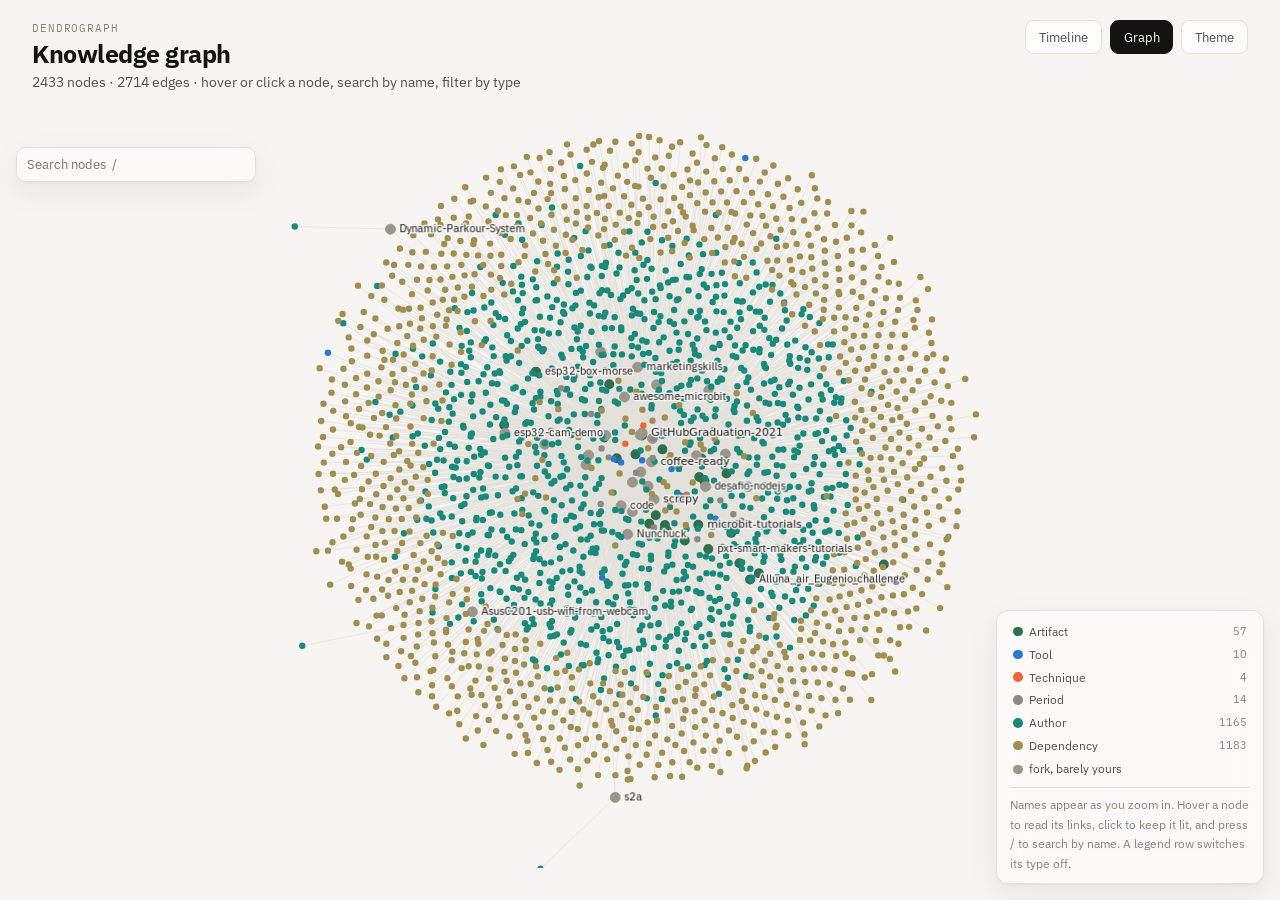
<file: examples/site/graph.html>
<!doctype html>
<html lang="en">
<meta charset="utf-8">
<meta name="viewport" content="width=device-width,initial-scale=1">
<title>Knowledge graph — dendrograph</title>
<link rel="stylesheet" href="style.css">
<script src="theme.js"></script>
<style>
  body { overflow: hidden; }
  .wrap { max-width: none; padding: 0; }
  header { padding: 1.25rem 2rem 0.9rem; margin-bottom: 0; }
  canvas { display: block; width: 100vw; height: calc(100vh - 8.75rem);
           cursor: grab; touch-action: none; -webkit-tap-highlight-color: transparent; }
  canvas.grabbing { cursor: grabbing; }
  canvas.pointing { cursor: pointer; }

  /* Camada flutuante translúcida: o grafo corre por baixo dela, em vez de
   * perder uma faixa opaca da tela. */
  .legend, .chip {
    background: color-mix(in srgb, var(--surface-1) 72%, transparent);
    backdrop-filter: blur(20px) saturate(180%);
    -webkit-backdrop-filter: blur(20px) saturate(180%);
    border: 1px solid var(--border);
    box-shadow: var(--shadow);
  }
  .legend {
    position: fixed; right: 1rem; bottom: 1rem;
    font-size: 0.78rem; line-height: 1.7;
    color: var(--text-secondary);
    border-radius: 0.75rem;
    padding: 0.6rem 0.8rem;
  }
  .legend i { display: inline-block; width: 0.6rem; height: 0.6rem;
              border-radius: 50%; margin-right: 0.4rem; vertical-align: middle; }
  .legend .hint {
    display: block; margin-top: 0.45rem; padding-top: 0.45rem;
    border-top: 1px solid var(--border);
    color: var(--text-muted); font-size: 0.72rem; max-width: 15rem;
  }

  /* Ficha do nó sob o cursor. Ancorada no ponteiro, some com ele. */
  .chip {
    position: fixed; z-index: 5; pointer-events: none;
    border-radius: 0.7rem; padding: 0.5rem 0.7rem;
    max-width: 20rem;
    opacity: 0; transform: scale(0.97);
    transition: opacity 140ms ease-out, transform 140ms ease-out;
  }
  .chip.on { opacity: 1; transform: scale(1); }
  .chip .name {
    font-weight: 600; font-size: 0.86rem; letter-spacing: -0.005em;
    color: var(--text-primary);
    overflow-wrap: anywhere;
  }
  .chip .kind {
    font-family: "IBM Plex Mono", ui-monospace, monospace;
    font-size: 0.68rem; letter-spacing: 0.06em; text-transform: uppercase;
    color: var(--text-muted); margin-top: 0.1rem;
  }
  .chip .fact {
    font-size: 0.76rem; color: var(--text-secondary); margin-top: 0.3rem;
    font-variant-numeric: tabular-nums;
  }
  .chip .rel {
    font-size: 0.76rem; color: var(--text-secondary);
    margin-top: 0.25rem; overflow-wrap: anywhere;
  }
  .chip .rel:first-of-type { margin-top: 0.45rem; padding-top: 0.45rem;
                             border-top: 1px solid var(--border); }
  .chip .verb {
    font-family: "IBM Plex Mono", ui-monospace, monospace;
    font-size: 0.64rem; letter-spacing: 0.06em;
    color: var(--text-muted); margin-right: 0.4rem;
  }

  /* Uma ficha presa por clique fica; a do cursor some com ele. A borda diz
   * qual das duas está na tela. */
  .chip.pinned { border-color: var(--accent); }

  /* Busca no canto oposto ao da legenda: o que se procura de um lado, o que
   * se está vendo do outro. */
  /* Logo abaixo do cabeçalho, que ocupa 8.75rem. */
  .finder { position: fixed; left: 1rem; top: 9.2rem; z-index: 6; width: 15rem; }
  .finder input {
    width: 100%; font: inherit; font-size: 0.8rem;
    padding: 0.42rem 0.6rem;
    color: var(--text-primary);
    background: color-mix(in srgb, var(--surface-1) 72%, transparent);
    backdrop-filter: blur(20px) saturate(180%);
    -webkit-backdrop-filter: blur(20px) saturate(180%);
    border: 1px solid var(--border); border-radius: 0.6rem;
    box-shadow: var(--shadow);
  }
  .finder input:focus-visible { outline: 2px solid var(--accent); outline-offset: 1px; }
  .results {
    list-style: none; margin: 0.35rem 0 0; padding: 0.25rem;
    max-height: 15rem; overflow-y: auto;
    border-radius: 0.6rem;
    background: color-mix(in srgb, var(--surface-1) 72%, transparent);
    backdrop-filter: blur(20px) saturate(180%);
    -webkit-backdrop-filter: blur(20px) saturate(180%);
    border: 1px solid var(--border); box-shadow: var(--shadow);
  }
  .results:empty { display: none; }
  .results li {
    display: flex; align-items: center; gap: 0.4rem;
    padding: 0.28rem 0.4rem; border-radius: 0.4rem;
    font-size: 0.78rem; color: var(--text-secondary);
    cursor: pointer; overflow-wrap: anywhere;
  }
  .results li[aria-selected="true"], .results li:hover {
    background: var(--accent-soft); color: var(--text-primary);
  }
  .results i { flex: none; width: 0.55rem; height: 0.55rem;
               border-radius: 50%; margin: 0; }
  .results .kind {
    margin-left: auto; flex: none;
    font-family: "IBM Plex Mono", ui-monospace, monospace;
    font-size: 0.62rem; letter-spacing: 0.05em; text-transform: uppercase;
    color: var(--text-muted);
  }
  .results .more { display: block; cursor: default; color: var(--text-muted);
                   font-size: 0.72rem; }
  .results .more:hover { background: none; }

  /* Cada linha da legenda é o interruptor do seu tipo. */
  .legend button {
    display: flex; align-items: center; width: 100%;
    font: inherit; font-size: 0.78rem; text-align: left;
    background: none; border: 0; padding: 0.05rem 0.2rem;
    border-radius: 0.35rem; color: var(--text-secondary); cursor: pointer;
  }
  .legend button:hover { background: var(--accent-soft); color: var(--text-primary); }
  .legend button:focus-visible { outline: 2px solid var(--accent); outline-offset: 1px; }
  .legend button[aria-pressed="false"] { color: var(--text-muted); }
  .legend button[aria-pressed="false"] span { text-decoration: line-through; }
  .legend button[aria-pressed="false"] i { opacity: 0.25; }
  .legend .count { margin-left: auto; padding-left: 0.6rem;
                   font-variant-numeric: tabular-nums; color: var(--text-muted);
                   font-size: 0.7rem; text-decoration: none !important; }
  .legend .fork { padding: 0.05rem 0.2rem; }

  /* Sem translucidez: o material vira superfície sólida, nunca texto sobre
   * fundo indefinido. */
  @media (prefers-reduced-transparency: reduce) {
    .legend, .chip, .finder input, .results {
      background: var(--surface-1); backdrop-filter: none;
      -webkit-backdrop-filter: none;
    }
  }
  @media (prefers-contrast: more) {
    .legend, .chip, .finder input, .results {
      background: var(--surface-1); border-color: var(--text-primary);
    }
  }
  @media (prefers-reduced-motion: reduce) {
    .chip { transition: opacity 100ms linear; transform: none; }
    .chip.on { transform: none; }
  }
</style>

<header>
  <div>
    <p class="eyebrow">dendrograph</p>
    <h1>Knowledge graph</h1>
    <p class="sub" id="meta"></p>
  </div>
  <nav>
    <a href="timeline.html">Timeline</a>
    <a href="graph.html" aria-current="page">Graph</a>
    <button class="btn" id="theme" type="button" title="Toggle light/dark">Theme</button>
  </nav>
</header>
<main><canvas id="canvas"></canvas></main>
<div class="finder">
  <input id="find" type="search" placeholder="Search nodes  /" autocomplete="off"
         spellcheck="false" aria-label="Search nodes">
  <ul class="results" id="results" role="listbox" aria-label="Search results"></ul>
</div>
<div class="legend" id="legend"></div>
<div class="chip" id="chip" role="status" aria-live="polite"></div>

<script src="graph.js"></script>
<script src="loader.js"></script>
<script>
(function () {
  "use strict";
  var g = DendroLoader.load();
  document.getElementById("meta").textContent =
    g.nodes.length + " nodes · " + g.edges.length +
    " edges · hover or click a node, search by name, filter by type";

  // Movimento reduzido desliga o que é decoração — o enquadramento
  // interpolado e a transição do foco. O assentamento do layout fica: ele é o
  // conteúdo sendo calculado, não um enfeite, e congelar a página por oito
  // segundos para escondê-lo seria pior do que mostrá-lo.
  var calm = window.matchMedia
    && matchMedia("(prefers-reduced-motion: reduce)").matches;

  // Paleta por variável CSS: o botão de tema troca os tokens e o canvas
  // é redesenhado com a mesma fonte de verdade das outras views.
  function palette() {
    var css = getComputedStyle(document.documentElement);
    function v(name) { return css.getPropertyValue(name).trim(); }
    return {
      COLOUR: {
        Artifact: v("--c-artifact"), Tool: v("--c-tool"),
        Technique: v("--c-technique"), Period: v("--c-period"),
        Collection: v("--c-collection"), Author: v("--c-author"),
        Dependency: v("--c-dependency"), EpochMarker: v("--c-marker")
      },
      FORK: v("--fork"),
      EDGE: v("--border"),
      TEXT: v("--text-primary"),
      MUTED: v("--text-muted"),
      SURFACE: v("--surface-0")
    };
  }

  var canvas = document.getElementById("canvas");
  var ctx = canvas.getContext("2d");
  var chip = document.getElementById("chip");
  var view = { x: 0, y: 0, k: 1 };
  var pal = palette();
  var COLOUR = pal.COLOUR;
  var FORK = pal.FORK;

  // A simulação para quando assenta, e a vista se enquadra sozinha até que
  // alguém arraste ou role. Sem as duas coisas um grafo de 2.000 nós sai do
  // quadro nos primeiros segundos e não volta (T042).
  var settled = false, userMoved = false, dirty = true, quiet = 0, ticks = 0;

  // Cada nó vira um ponto com velocidade; nada aqui vem de biblioteca.
  var nodes = g.nodes.map(function (node, i) {
    var angle = i * 2.399963;             // ângulo áureo: espalha sem agrupar
    var radius = 14 * Math.sqrt(i);
    return {
      ref: node, x: Math.cos(angle) * radius, y: Math.sin(angle) * radius,
      vx: 0, vy: 0, sx: 0, sy: 0, degree: 0,
      r: node.type === "Artifact" ? 5 : 3.2,
      colour: null
    };
  });
  // Cor, condição de fork e balde de desenho ficam presos ao nó. `isBarelyMine`
  // percorre a autoria inteira, e perguntá-la 2.300 vezes por quadro é pagar
  // por uma resposta que só muda quando o tema muda.
  var shades = [], shadeOf = {}, groups = [];
  function recolour() {
    shades = []; shadeOf = {};
    nodes.forEach(function (n) {
      n.fork = g.isBarelyMine(n.ref);
      n.colour = n.fork ? FORK : (COLOUR[n.ref.type] || "#888");
      if (shadeOf[n.colour] === undefined) {
        shadeOf[n.colour] = shades.length;
        shades.push(n.colour);
      }
      n.shade = shadeOf[n.colour];
    });
    stamps = {}; stampCount = 0;
  }
  var index = {};
  nodes.forEach(function (n) { index[n.ref.id] = n; });
  var links = g.edges.map(function (edge) {
    return { source: index[edge.from], target: index[edge.to], type: edge.type };
  }).filter(function (l) { return l.source && l.target; });
  links.forEach(function (l) { l.source.degree++; l.target.degree++; });

  // Vizinhança pré-calculada: o realce precisa dela a cada movimento do
  // ponteiro, e varrer 3.000 arestas por quadro para descobri-la não cabe.
  var incident = {};
  links.forEach(function (l) {
    (incident[l.source.ref.id] = incident[l.source.ref.id] || []).push(l);
    (incident[l.target.ref.id] = incident[l.target.ref.id] || []).push(l);
  });

  function resize() {
    var ratio = window.devicePixelRatio || 1;
    canvas.width = canvas.clientWidth * ratio;
    canvas.height = canvas.clientHeight * ratio;
    ctx.setTransform(ratio, 0, 0, ratio, 0, 0);
  }
  window.addEventListener("resize", function () { resize(); dirty = true; });
  resize();

  var alpha = 1;
  function tick() {
    // Repulsão par a par: a 3.000 nós isto ainda cabe num quadro. Barnes-Hut
    // fica para a v0.3, e a validação de SC-005 é o que diz quando ele passa
    // a ser necessário.
    for (var i = 0; i < nodes.length; i++) {
      var a = nodes[i];
      for (var j = i + 1; j < nodes.length; j++) {
        var b = nodes[j];
        var dx = b.x - a.x, dy = b.y - a.y;
        // O `+ 400` é o que impede a singularidade: em `220 / d2` puro, dois
        // nós que se encostam trocam uma força ilimitada e são arremessados
        // para fora de qualquer vista possível.
        var d2 = dx * dx + dy * dy + 400;
        var force = 220 / d2;
        var d = Math.sqrt(d2);
        var fx = (dx / d) * force, fy = (dy / d) * force;
        a.vx -= fx; a.vy -= fy; b.vx += fx; b.vy += fy;
      }
    }
    links.forEach(function (link) {
      var dx = link.target.x - link.source.x, dy = link.target.y - link.source.y;
      var d = Math.sqrt(dx * dx + dy * dy) || 0.01;
      var force = (d - 42) * 0.012;
      var fx = (dx / d) * force, fy = (dy / d) * force;
      link.source.vx += fx; link.source.vy += fy;
      link.target.vx -= fx; link.target.vy -= fy;
    });
    var moved = 0;
    nodes.forEach(function (n) {
      n.vx -= n.x * 0.004; n.vy -= n.y * 0.004;     // gravidade ao centro
      // Teto de velocidade: a repulsão de milhares de vizinhos soma mais
      // rápido do que o amortecimento tira, e um único quadro sem teto já
      // leva o nó a coordenadas das quais ele não volta.
      var speed = Math.sqrt(n.vx * n.vx + n.vy * n.vy);
      if (speed > 25) { n.vx *= 25 / speed; n.vy *= 25 / speed; }
      var dx = n.vx * alpha, dy = n.vy * alpha;
      n.x += dx; n.y += dy;
      moved += Math.sqrt(dx * dx + dy * dy);
      n.vx *= 0.82; n.vy *= 0.82;
    });
    alpha *= 0.995;
    if (alpha < 0.02) alpha = 0.02;

    // Assentado: nada mais se move o bastante para ser visto. Parar aqui é o
    // que devolve a CPU — cada quadro percorre todos os pares de nós, e a
    // 2.300 nós isso é 2,6 milhões deles, para sempre.
    ticks++;
    quiet = moved / nodes.length < 0.05 ? quiet + 1 : 0;
    if (quiet > 30 || ticks > 1500) settled = true;
  }

  // Enquadra a caixa que os nós ocupam, seja ela qual for. É o que garante que
  // o grafo esteja na tela em vez de em algum lugar fora dela.
  function fitToLayout() {
    var w = canvas.clientWidth, h = canvas.clientHeight;
    if (!w || !h || !nodes.length) return;
    var minX = Infinity, minY = Infinity, maxX = -Infinity, maxY = -Infinity;
    // Só o que está visível: com Dependency e Author desligados, enquadrar a
    // caixa de todos deixaria os poucos que sobraram num canto.
    var seen = 0;
    nodes.forEach(function (n) {
      if (n.off) return;
      seen++;
      if (n.x < minX) minX = n.x;
      if (n.x > maxX) maxX = n.x;
      if (n.y < minY) minY = n.y;
      if (n.y > maxY) maxY = n.y;
    });
    if (!seen || !isFinite(minX) || !isFinite(minY)) return;
    var target = Math.min(w / (maxX - minX + 96), h / (maxY - minY + 96));
    target = Math.min(6, Math.max(0.05, target));
    // Interpolado, não saltado: o layout ainda respira nos primeiros quadros e
    // um enquadramento instantâneo a cada um deles pisca.
    var ease = calm ? 1 : 0.12;
    view.k += (target - view.k) * ease;
    view.x += (-((minX + maxX) / 2) * view.k - view.x) * ease;
    view.y += (-((minY + maxY) / 2) * view.k - view.y) * ease;
    dirty = true;
  }

  // ---------- foco, seleção e filtros ----------
  // `focus` é o nó em torno do qual o grafo está aceso, venha do cursor ou de
  // um clique. `selected` é para onde o foco volta quando o cursor sai: sem
  // ele, ler as ligações de um nó exige manter a mão parada.
  var focus = null, selected = null, focusAmount = 0, litSet = null;

  // Tipo desligado não sai da simulação, só do desenho. Tirá-lo da física faz
  // o layout inteiro se reorganizar a cada interruptor, e quem estava lendo
  // uma vizinhança perde o lugar — o filtro é sobre o que se vê, não sobre
  // onde as coisas estão.
  var hiddenTypes = Object.create(null);
  function applyFilters() {
    for (var i = 0; i < nodes.length; i++) {
      nodes[i].off = hiddenTypes[nodes[i].ref.type] === true;
    }
    if (focus && focus.off) setFocus(null);
    if (selected && selected.off) { selected = null; hideChip(); }
    dirty = true;
  }

  // Quem fica aceso é decidido quando o foco muda, e não a cada nó de cada
  // quadro: sobre um nó de 500 arestas a varredura por nó custava um milhão
  // de comparações por quadro, bem no momento em que a página não pode travar.
  function setFocus(node) {
    focus = node;
    if (!node) { litSet = null; return; }
    litSet = Object.create(null);
    litSet[node.ref.id] = 1;
    var edges = incident[node.ref.id] || [];
    for (var i = 0; i < edges.length; i++) {
      litSet[edges[i].source.ref.id] = 1;
      litSet[edges[i].target.ref.id] = 1;
    }
  }
  function lit(node) {
    return !litSet || litSet[node.ref.id] === 1;
  }

  // Clicar prende. O mesmo realce do cursor, só que fica: é o que permite
  // arrastar a vista, dar zoom e continuar lendo as mesmas arestas.
  function select(node) {
    selected = node;
    setFocus(node);
    if (node) { fillChip(node); chip.classList.add("pinned"); }
    else hideChip();
    dirty = true;
  }

  // Levar a vista até um nó em vez de teleportar: quem procurou um nome
  // precisa ver para onde a tela foi, ou perde a noção de onde ele está.
  var glide = null;
  function centreOn(node) {
    userMoved = true;
    var k = Math.min(6, Math.max(view.k, 1.8));
    glide = { x: -node.x * k, y: -node.y * k, k: k };
    if (calm) { view.x = glide.x; view.y = glide.y; view.k = glide.k; glide = null; }
    dirty = true;
  }
  function litEdge(link) {
    return !focus || link.source === focus || link.target === focus;
  }

  // ---------- rótulos ----------
  // Desenhados em espaço de tela, com tamanho constante: em espaço do grafo
  // eles encolhem com o zoom até sumir e crescem até tapar o desenho. Uma
  // malha de ocupação impede que dois rótulos se sobreponham — texto empilhado
  // é menos legível que texto ausente.
  var CELL = 14, occupied = null, cols = 0, rows = 0;
  function resetLabels(w, h) {
    cols = Math.ceil(w / CELL) + 2;
    rows = Math.ceil(h / CELL) + 2;
    if (!occupied || occupied.length !== cols * rows) occupied = new Uint8Array(cols * rows);
    else occupied.fill(0);
  }
  function claim(x, y, textWidth, height) {
    var c0 = Math.floor(x / CELL), c1 = Math.floor((x + textWidth) / CELL);
    var r0 = Math.floor((y - height) / CELL), r1 = Math.floor(y / CELL);
    if (c0 < 0 || r0 < 0 || c1 >= cols || r1 >= rows) return false;
    var c, r;
    for (r = r0; r <= r1; r++) {
      for (c = c0; c <= c1; c++) if (occupied[r * cols + c]) return false;
    }
    for (r = r0; r <= r1; r++) {
      for (c = c0; c <= c1; c++) occupied[r * cols + c] = 1;
    }
    return true;
  }
  // Halo antes do preenchimento: sem ele o texto compete com as arestas que
  // passam por baixo e nenhum dos dois se lê. Só que contornar texto obriga o
  // motor a traçar cada glifo como caminho, sem passar pelo cache de glifos —
  // duzentos rótulos por quadro custam mais que os 2.300 nós somados. Então
  // cada rótulo é desenhado uma vez fora da tela e a partir daí é copiado.
  // Largura e desenho vêm de caches separados: a largura é precisa saber antes
  // de disputar a célula, e rasterizar quem vai perder a disputa é desperdício.
  var FONT = ' 11px "IBM Plex Sans", ui-sans-serif, system-ui, sans-serif';
  var PAD = 3, STAMP_H = 18;
  var widths = {}, stamps = {}, stampCount = 0;

  function widthOf(text, weight) {
    var key = weight + "|" + text;
    var width = widths[key];
    if (width === undefined) {
      ctx.font = weight + FONT;
      width = widths[key] = ctx.measureText(text).width;
    }
    return width;
  }

  function stamp(text, weight, colour, width) {
    var key = weight + "|" + colour + "|" + text;
    var found = stamps[key];
    if (found) return found;
    // Um teto: quem explorar o grafo inteiro não deve acumular um bitmap por
    // nó até o fim da sessão.
    if (stampCount > 3000) { stamps = {}; stampCount = 0; }
    var ratio = window.devicePixelRatio || 1;
    var box = Math.ceil(width) + PAD * 2;
    var tile = document.createElement("canvas");
    tile.width = Math.ceil(box * ratio);
    tile.height = Math.ceil(STAMP_H * ratio);
    var pen = tile.getContext("2d");
    pen.setTransform(ratio, 0, 0, ratio, 0, 0);
    pen.font = weight + FONT;
    pen.textBaseline = "middle";
    pen.lineJoin = "round";
    pen.lineWidth = 3;
    pen.strokeStyle = pal.SURFACE;
    pen.strokeText(text, PAD, STAMP_H / 2);
    pen.fillStyle = colour;
    pen.fillText(text, PAD, STAMP_H / 2);
    stampCount++;
    return (stamps[key] = { tile: tile, box: box });
  }

  function label(text, x, y, colour, weight) {
    var width = widthOf(text, weight);
    if (!claim(x, y, width, 11)) return false;
    var s = stamp(text, weight, colour, width);
    ctx.drawImage(s.tile, x - PAD, y - STAMP_H / 2, s.box, STAMP_H);
    return true;
  }

  // Quanto mais perto, mais nomes. O que um Artifact é chama-se pelo nome em
  // qualquer zoom — inclusive no enquadramento inicial, onde `k` fica abaixo
  // de 1 e um limiar absoluto deixaria a tela sem uma única palavra. Os tipos
  // que só fazem sentido de perto esperam a sua vez; sem escalonar, 2.300
  // rótulos saem juntos e não se lê nenhum.
  var TIER = { Artifact: 0, Collection: 0, EpochMarker: 0,
               Tool: 1.1, Technique: 1.1, Period: 1.1,
               Author: 2.4, Dependency: 2.4 };

  function draw() {
    var w = canvas.clientWidth, h = canvas.clientHeight;
    var cx = w / 2 + view.x, cy = h / 2 + view.y, k = view.k;
    ctx.clearRect(0, 0, w, h);
    resetLabels(w, h);

    var i, n, link;
    for (i = 0; i < nodes.length; i++) {
      n = nodes[i];
      n.sx = cx + k * n.x;
      n.sy = cy + k * n.y;
    }

    // Arestas em duas passadas para que o realce fique por cima do apagado.
    var dim = 1 - 0.82 * focusAmount;
    ctx.lineWidth = 0.7;
    ctx.strokeStyle = pal.EDGE;
    ctx.globalAlpha = dim;
    ctx.beginPath();
    for (i = 0; i < links.length; i++) {
      link = links[i];
      if (link.source.off || link.target.off) continue;
      if (focusAmount > 0.02 && litEdge(link)) continue;
      ctx.moveTo(link.source.sx, link.source.sy);
      ctx.lineTo(link.target.sx, link.target.sy);
    }
    ctx.stroke();

    if (focus) {
      ctx.globalAlpha = 1;
      ctx.lineWidth = 1.4;
      ctx.strokeStyle = focus.colour;
      ctx.beginPath();
      for (i = 0; i < links.length; i++) {
        link = links[i];
        if (link.source.off || link.target.off) continue;
        if (!litEdge(link)) continue;
        ctx.moveTo(link.source.sx, link.source.sy);
        ctx.lineTo(link.target.sx, link.target.sy);
      }
      ctx.stroke();
      // Ponta no destino: uma aresta sem direção deixa metade da frase por
      // dizer, e num grafo de proveniência a metade que falta é qual dos dois
      // veio antes.
      ctx.fillStyle = focus.colour;
      for (i = 0; i < links.length; i++) {
        link = links[i];
        if (link.source.off || link.target.off) continue;
        if (!litEdge(link)) continue;
        var ax = link.target.sx - link.source.sx, ay = link.target.sy - link.source.sy;
        var span = Math.sqrt(ax * ax + ay * ay);
        if (span < 16) continue;
        var ux = ax / span, uy = ay / span;
        var tipX = link.target.sx - ux * (link.target.r + 1.5);
        var tipY = link.target.sy - uy * (link.target.r + 1.5);
        ctx.beginPath();
        ctx.moveTo(tipX, tipY);
        ctx.lineTo(tipX - ux * 7 - uy * 3, tipY - uy * 7 + ux * 3);
        ctx.lineTo(tipX - ux * 7 + uy * 3, tipY - uy * 7 - ux * 3);
        ctx.closePath();
        ctx.fill();
      }
    }

    // Nós, agrupados por cor e por aceso ou apagado. O motor cobra por chamada
    // de desenho, não por círculo: 2.300 chamadas por quadro custam mais que os
    // 2.300 círculos que elas desenham, e a paleta tem menos de dez cores.
    var slot;
    for (i = 0; i < groups.length; i++) if (groups[i]) groups[i].length = 0;
    for (i = 0; i < nodes.length; i++) {
      n = nodes[i];
      if (n.off || n === focus) continue;
      if (n.sx < -20 || n.sy < -20 || n.sx > w + 20 || n.sy > h + 20) continue;
      slot = n.shade * 4 + (n.fork ? 2 : 0) + (lit(n) ? 1 : 0);
      (groups[slot] || (groups[slot] = [])).push(n);
    }
    for (slot = 0; slot < groups.length; slot++) {
      var bucket = groups[slot];
      if (!bucket || !bucket.length) continue;
      ctx.globalAlpha = (slot & 1) ? 1 : dim;
      ctx.fillStyle = shades[slot >> 2];
      ctx.beginPath();
      for (i = 0; i < bucket.length; i++) {
        n = bucket[i];
        // `moveTo` antes de cada arco: sem ele o caminho liga um círculo ao
        // seguinte com uma reta.
        ctx.moveTo(n.sx + n.r, n.sy);
        ctx.arc(n.sx, n.sy, n.r, 0, 6.2832);
      }
      ctx.fill();
      // Um fork intocado sai contornado, e não infla a contagem (ADR-0003).
      if (slot & 2) {
        ctx.strokeStyle = shades[slot >> 2]; ctx.lineWidth = 0.9; ctx.stroke();
      }
    }
    ctx.globalAlpha = 1;
    if (focus) {
      ctx.beginPath();
      ctx.arc(focus.sx, focus.sy, focus.r * 1.6, 0, 6.2832);
      ctx.fillStyle = focus.colour;
      ctx.fill();
      if (focus.fork) {
        ctx.strokeStyle = focus.colour; ctx.lineWidth = 0.9; ctx.stroke();
      }
    }

    // Anel do nó em foco: o alvo do cursor tem que ser inequívoco.
    if (focus) {
      ctx.beginPath();
      ctx.arc(focus.sx, focus.sy, focus.r * 1.6 + 4, 0, 6.2832);
      ctx.strokeStyle = focus.colour;
      ctx.lineWidth = 1.6;
      ctx.stroke();
    }

    // Ordem de disputa pelo espaço: quem é quem antes de qual é a relação.
    // A malha dá a célula ao primeiro que a pede, e uma aresta curta tem o
    // seu meio a poucos pixels do nó — desenhar a relação primeiro rouba
    // exatamente as células do nome, e sobra uma tela de verbos sem sujeito.
    function nameOf(node, weight) {
      var colour = (focus && !lit(node)) ? pal.MUTED : pal.TEXT;
      return label(node.ref.label, node.sx + node.r + 4, node.sy, colour, weight);
    }

    var drawn = 0;
    if (focus) {
      nameOf(focus, 600);
      var edges = incident[focus.ref.id] || [];
      for (i = 0; i < edges.length; i++) {
        link = edges[i];
        var other = link.source === focus ? link.target : link.source;
        if (!other.off && nameOf(other, 500)) drawn++;
      }
      // A relação sai deslocada na perpendicular da aresta, não sobre ela:
      // em cima da linha o texto disputa com os dois nós que ela liga. Ainda
      // assim uma aresta curta não tem onde pôr um rótulo — para essas, quem
      // responde é a ficha, que não depende de geometria nenhuma.
      for (i = 0; i < edges.length && i < 40; i++) {
        link = edges[i];
        if (link.source.off || link.target.off) continue;
        var ex = link.target.sx - link.source.sx, ey = link.target.sy - link.source.sy;
        var span = Math.sqrt(ex * ex + ey * ey);
        if (span < 34) continue;
        var mx = (link.source.sx + link.target.sx) / 2 - (ey / span) * 7;
        var my = (link.source.sy + link.target.sy) / 2 + (ex / span) * 7;
        if (mx < 0 || my < 0 || mx > w || my > h) continue;
        label(link.type, mx + 4, my, pal.MUTED, 500);
      }
    }

    // O resto por prioridade: Artifact antes de tudo, e entre iguais o mais
    // conectado primeiro — é o que orienta quem chegou agora.
    var candidates = [];
    for (i = 0; i < nodes.length; i++) {
      n = nodes[i];
      if (n.off || n === focus) continue;
      if (n.sx < 0 || n.sy < 0 || n.sx > w || n.sy > h) continue;
      if (k < (TIER[n.ref.type] === undefined ? 2.4 : TIER[n.ref.type])) continue;
      candidates.push(n);
    }
    candidates.sort(function (a, b) {
      if ((a.ref.type === "Artifact") !== (b.ref.type === "Artifact")) {
        return a.ref.type === "Artifact" ? -1 : 1;
      }
      return b.degree - a.degree;
    });
    for (i = 0; i < candidates.length && drawn < 200; i++) {
      if (nameOf(candidates[i], 400)) drawn++;
    }
  }

  function frame() {
    if (!settled) { tick(); dirty = true; }
    if (!userMoved && !settled) fitToLayout();
    if (glide) {
      view.x += (glide.x - view.x) * 0.18;
      view.y += (glide.y - view.y) * 0.18;
      view.k += (glide.k - view.k) * 0.18;
      if (Math.abs(glide.x - view.x) < 0.5 && Math.abs(glide.y - view.y) < 0.5
          && Math.abs(glide.k - view.k) < 0.002) {
        view.x = glide.x; view.y = glide.y; view.k = glide.k; glide = null;
      }
      dirty = true;
    }
    // Foco responde em mola criticamente amortecida: sem oscilação, e sempre
    // partindo do valor que está na tela, não do alvo.
    var wanted = focus ? 1 : 0;
    if (focusAmount !== wanted) {
      focusAmount = calm ? wanted : focusAmount + (wanted - focusAmount) * 0.25;
      if (Math.abs(wanted - focusAmount) < 0.01) focusAmount = wanted;
      dirty = true;
    }
    if (dirty) {
      draw();
      dirty = false;
      // A ficha presa segue o nó: sem isto ela fica onde o nó estava antes do
      // arrasto, apontando para o vazio.
      if (selected && chip.classList.contains("pinned")) placeChipOnNode(selected);
    }
    requestAnimationFrame(frame);
  }
  recolour();
  frame();

  document.getElementById("theme").onclick = function () {
    DendroTheme.toggle();
    pal = palette();
    COLOUR = pal.COLOUR;
    FORK = pal.FORK;
    recolour();
    buildLegend();
    dirty = true;
  };

  // ---------- ponteiro ----------
  // Pointer Events com captura: o arrasto continua quando o cursor sai do
  // canvas, e o mesmo caminho serve para toque.
  var dragging = false, lastX = 0, lastY = 0;

  function local(e) {
    var rect = canvas.getBoundingClientRect();
    return { x: e.clientX - rect.left, y: e.clientY - rect.top };
  }

  function nodeAt(px, py) {
    var best = null, bestDistance = 196;   // 14px de tolerância, ao quadrado
    for (var i = 0; i < nodes.length; i++) {
      var n = nodes[i];
      if (n.off) continue;
      var dx = n.sx - px, dy = n.sy - py;
      var d2 = dx * dx + dy * dy;
      if (d2 < bestDistance) { bestDistance = d2; best = n; }
    }
    return best;
  }

  // A ficha é montada quando o nó muda e só reposicionada depois. Remontar o
  // DOM a cada `pointermove` — e a cada quadro, agora que ela acompanha um nó
  // preso — é trabalho que ninguém vê.
  var chipNode = null;

  function hideChip() {
    chipNode = null;
    chip.classList.remove("on", "pinned");
  }

  function placeChip(px, py) {
    var box = chip.getBoundingClientRect();
    var x = px + 16, y = py + 16;
    if (x + box.width > window.innerWidth - 8) x = px - box.width - 16;
    if (y + box.height > window.innerHeight - 8) y = py - box.height - 16;
    chip.style.left = Math.max(8, x) + "px";
    chip.style.top = Math.max(8, y) + "px";
    chip.classList.add("on");
  }

  // Ancorada no próprio nó, que é onde o olho está quando a ficha veio de um
  // clique ou de uma busca — o ponteiro pode estar em qualquer canto.
  function placeChipOnNode(n) {
    var rect = canvas.getBoundingClientRect();
    placeChip(rect.left + n.sx, rect.top + n.sy);
  }

  function fillChip(n) {
    chipNode = n;
    var node = n.ref;
    var facts = [];
    if (node.first || node.last) facts.push((node.first || "?") + " → " + (node.last || "?"));
    if (node.artifact_count) facts.push(node.artifact_count + " Artifacts");
    if (g.isBarelyMine(node)) facts.push("fork, barely yours");
    var degree = (incident[node.id] || []).length;
    facts.push(degree + (degree === 1 ? " link" : " links"));
    chip.innerHTML = "";
    function line(className, text) {
      var el = document.createElement("div");
      el.className = className;
      el.textContent = text;
      chip.appendChild(el);
    }
    line("name", node.label);
    line("kind", node.type);
    if (facts.length) line("fact", facts.join(" · "));

    // As relações por extenso. É a leitura que não depende do zoom: numa
    // aresta de vinte pixels nenhum rótulo cabe, e a pergunta "ligado a quê,
    // como" continua de pé.
    var byType = {}, order = [];
    (incident[node.id] || []).forEach(function (link) {
      var outgoing = link.source === n;
      var other = outgoing ? link.target : link.source;
      // A seta é a direção da aresta em relação a este nó. Sem ela,
      // "DEPENDS_ON Melissa-Core" numa Dependency afirma o oposto da verdade:
      // quem depende é o Artifact, não o pacote.
      var key = (outgoing ? "→ " : "← ") + link.type;
      if (!byType[key]) { byType[key] = []; order.push(key); }
      byType[key].push(other.ref.label);
    });
    order.slice(0, 5).forEach(function (type) {
      var names = byType[type];
      var shown = names.slice(0, 3).join(", ");
      if (names.length > 3) shown += " +" + (names.length - 3);
      var row = document.createElement("div");
      row.className = "rel";
      var key = document.createElement("span");
      key.className = "verb";
      key.textContent = type;
      row.appendChild(key);
      row.appendChild(document.createTextNode(shown));
      chip.appendChild(row);
    });
  }

  // Ancorada no ponteiro, virando para dentro quando encosta na borda.
  function showChip(n, px, py) {
    if (n !== chipNode) fillChip(n);
    chip.classList.remove("pinned");
    placeChip(px, py);
  }

  // Um clique é um arrasto que não saiu do lugar. Sem essa distinção, prender
  // um nó ficaria impossível para quem move a mão dois pixels ao apertar.
  var downX = 0, downY = 0;
  canvas.addEventListener("pointerdown", function (e) {
    canvas.setPointerCapture(e.pointerId);
    dragging = true;
    lastX = downX = e.clientX; lastY = downY = e.clientY;
    canvas.classList.add("grabbing");
  });
  canvas.addEventListener("pointerup", function (e) {
    dragging = false;
    canvas.classList.remove("grabbing");
    if (canvas.hasPointerCapture(e.pointerId)) canvas.releasePointerCapture(e.pointerId);
    if (Math.abs(e.clientX - downX) > 4 || Math.abs(e.clientY - downY) > 4) return;
    var p = local(e);
    var hit = nodeAt(p.x, p.y);
    // Clicar no vazio solta: é a saída óbvia, e não exige encontrar um botão.
    select(hit === selected ? null : hit);
    if (selected) placeChipOnNode(selected);
  });
  canvas.addEventListener("pointercancel", function () {
    dragging = false; canvas.classList.remove("grabbing");
  });
  canvas.addEventListener("pointermove", function (e) {
    if (dragging) {
      view.x += e.clientX - lastX;
      view.y += e.clientY - lastY;
      lastX = e.clientX; lastY = e.clientY;
      userMoved = true; dirty = true; glide = null;
      return;
    }
    var p = local(e);
    var hit = nodeAt(p.x, p.y);
    if (hit !== focus) {
      // Sem nó sob o cursor o realce volta para o que está preso, em vez de
      // apagar tudo: a seleção é o estado, o cursor é a visita.
      setFocus(hit || selected);
      dirty = true;
      canvas.classList.toggle("pointing", !!hit);
    }
    if (hit) showChip(hit, e.clientX, e.clientY);
    else if (selected) { fillChip(selected); chip.classList.add("pinned"); }
    else hideChip();
  });
  canvas.addEventListener("pointerleave", function () {
    setFocus(selected);
    canvas.classList.remove("pointing");
    if (selected) { fillChip(selected); chip.classList.add("pinned"); }
    else hideChip();
    dirty = true;
  });

  // Zoom ancorado no cursor: o ponto do grafo sob o ponteiro é o que fica
  // parado. Zoom no centro da tela obriga a pessoa a reencontrar onde estava.
  canvas.addEventListener("wheel", function (e) {
    e.preventDefault();
    var p = local(e);
    var w = canvas.clientWidth, h = canvas.clientHeight;
    var gx = (p.x - w / 2 - view.x) / view.k;
    var gy = (p.y - h / 2 - view.y) / view.k;
    glide = null;
    var next = Math.min(6, Math.max(0.05, view.k * (e.deltaY < 0 ? 1.1 : 0.9)));
    view.k = next;
    view.x = p.x - w / 2 - next * gx;
    view.y = p.y - h / 2 - next * gy;
    userMoved = true; dirty = true;
  }, { passive: false });

  // Sem isto, quem se perde no zoom não tem como voltar ao grafo inteiro. Em
  // cima de um nó a intenção é a oposta — aproximar dele.
  canvas.addEventListener("dblclick", function (e) {
    var p = local(e);
    var hit = nodeAt(p.x, p.y);
    if (hit) { select(hit); centreOn(hit); return; }
    glide = null; userMoved = false; fitToLayout(); dirty = true;
  });

  // ---------- filtros: a legenda já dizia o que cada cor é ----------
  // Um segundo painel de tipos repetiria a legenda inteira. A linha que
  // nomeia o tipo é o lugar óbvio para desligá-lo.
  var legend = document.getElementById("legend");
  function buildLegend() {
    legend.innerHTML = "";
    Object.keys(COLOUR).forEach(function (type) {
      var total = g.nodesOfType(type).length;
      if (!total) return;
      var row = document.createElement("button");
      row.type = "button";
      row.setAttribute("aria-pressed", hiddenTypes[type] ? "false" : "true");
      // O rótulo lido em voz alta: sem ele o contador cola no nome e sai
      // "Artifact97".
      row.setAttribute("aria-label", type + ", " + total + " nodes");
      var dot = document.createElement("i");
      dot.style.background = COLOUR[type];
      var name = document.createElement("span");
      name.textContent = type;
      var count = document.createElement("span");
      count.className = "count";
      count.textContent = total;
      row.appendChild(dot);
      row.appendChild(name);
      row.appendChild(count);
      row.addEventListener("click", function () {
        if (hiddenTypes[type]) delete hiddenTypes[type];
        else hiddenTypes[type] = true;
        row.setAttribute("aria-pressed", hiddenTypes[type] ? "false" : "true");
        applyFilters();
        if (find.value) search(find.value);
      });
      legend.appendChild(row);
    });
    if (g.artifacts.some(function (a) { return g.isBarelyMine(a); })) {
      // Fork não é um tipo, é uma condição de Artifact: nada para desligar.
      var fork = document.createElement("div");
      fork.className = "fork";
      fork.innerHTML = '<i style="background:' + FORK + '"></i>fork, barely yours';
      legend.appendChild(fork);
    }
    var hint = document.createElement("span");
    hint.className = "hint";
    hint.textContent = "Names appear as you zoom in. Hover a node to read its links, "
      + "click to keep it lit, and press / to search by name. A legend row "
      + "switches its type off.";
    legend.appendChild(hint);
  }

  // ---------- busca ----------
  var find = document.getElementById("find");
  var results = document.getElementById("results");
  var matches = [], cursor = -1;
  var SHOWN = 12;

  function search(query) {
    var needle = query.trim().toLowerCase();
    matches = [];
    if (needle) {
      // Quem começa com o que foi digitado vem antes de quem só contém, e
      // entre iguais o mais conectado: é o que se estava procurando.
      var starts = [], contains = [];
      for (var i = 0; i < nodes.length; i++) {
        var n = nodes[i];
        if (n.off) continue;
        var at = n.ref.label.toLowerCase().indexOf(needle);
        if (at === 0) starts.push(n);
        else if (at > 0) contains.push(n);
      }
      function rank(a, b) {
        return b.degree - a.degree || (a.ref.label < b.ref.label ? -1 : 1);
      }
      starts.sort(rank);
      contains.sort(rank);
      matches = starts.concat(contains);
    }
    cursor = matches.length ? 0 : -1;
    renderResults();
  }

  function renderResults() {
    results.innerHTML = "";
    matches.slice(0, SHOWN).forEach(function (n, i) {
      var row = document.createElement("li");
      row.setAttribute("role", "option");
      row.setAttribute("aria-selected", i === cursor ? "true" : "false");
      var dot = document.createElement("i");
      dot.style.background = n.colour;
      var name = document.createElement("span");
      name.textContent = n.ref.label;
      var kind = document.createElement("span");
      kind.className = "kind";
      kind.textContent = n.ref.type;
      row.appendChild(dot);
      row.appendChild(name);
      row.appendChild(kind);
      // `mousedown`, não `click`: o blur do campo fecharia a lista antes de o
      // clique chegar.
      row.addEventListener("mousedown", function (event) {
        event.preventDefault();
        reveal(n);
      });
      results.appendChild(row);
    });
    if (matches.length > SHOWN) {
      var more = document.createElement("li");
      more.className = "more";
      more.textContent = "+" + (matches.length - SHOWN) + " more — keep typing";
      results.appendChild(more);
    }
  }

  function reveal(n) {
    select(n);
    centreOn(n);
    placeChipOnNode(n);
  }

  find.addEventListener("input", function () { search(find.value); });
  find.addEventListener("focus", function () { if (find.value) search(find.value); });
  find.addEventListener("blur", function () { results.innerHTML = ""; });
  find.addEventListener("keydown", function (e) {
    var limit = Math.min(matches.length, SHOWN);
    if ((e.key === "ArrowDown" || e.key === "ArrowUp") && limit) {
      e.preventDefault();
      cursor = (cursor + (e.key === "ArrowDown" ? 1 : limit - 1)) % limit;
      renderResults();
      return;
    }
    if (e.key === "Enter" && cursor >= 0) { e.preventDefault(); reveal(matches[cursor]); return; }
    if (e.key === "Escape") { find.value = ""; search(""); find.blur(); }
  });

  document.addEventListener("keydown", function (e) {
    var active = document.activeElement;
    var typing = active && /^(INPUT|TEXTAREA|SELECT)$/.test(active.tagName);
    if (e.key === "/" && !typing) { e.preventDefault(); find.focus(); find.select(); return; }
    // Escape solta o nó preso, que é a mesma saída do clique no vazio.
    if (e.key === "Escape" && !typing && selected) select(null);
  });

  applyFilters();
  buildLegend();
})();
</script>
</file>
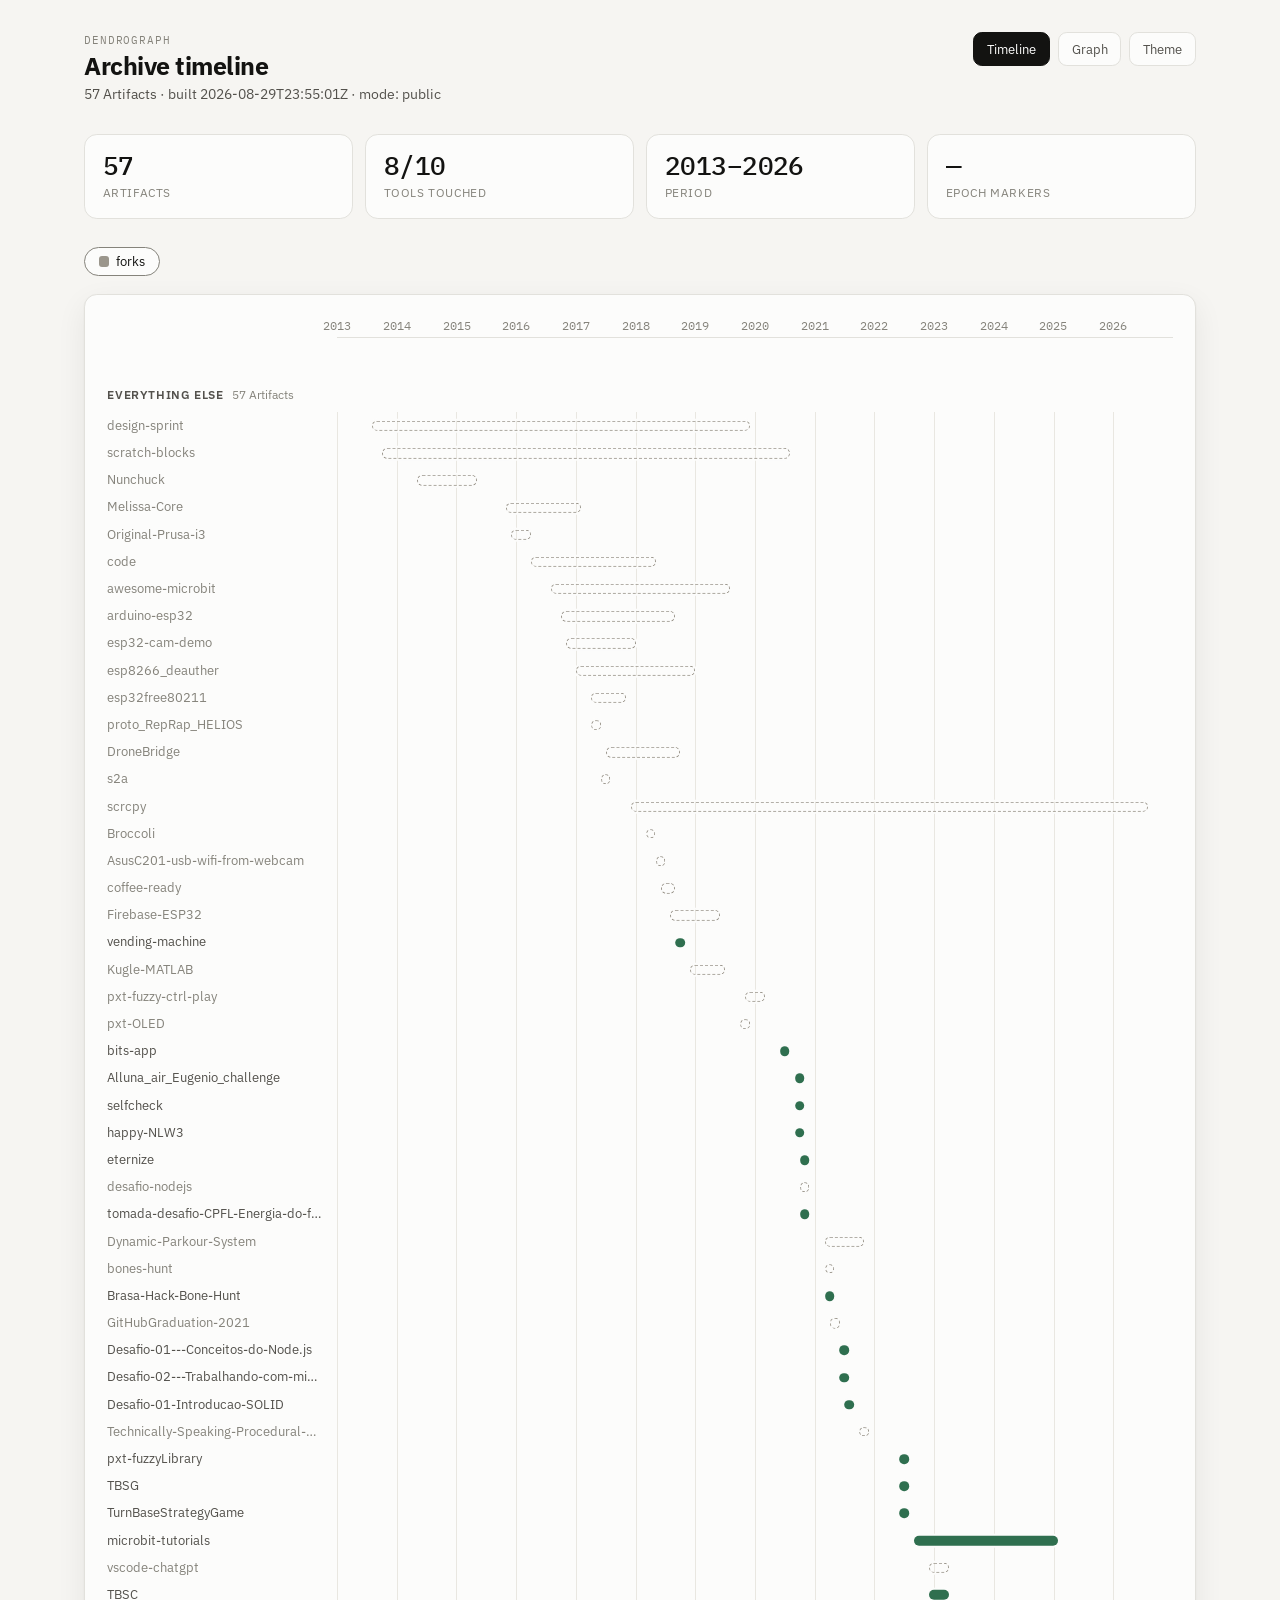
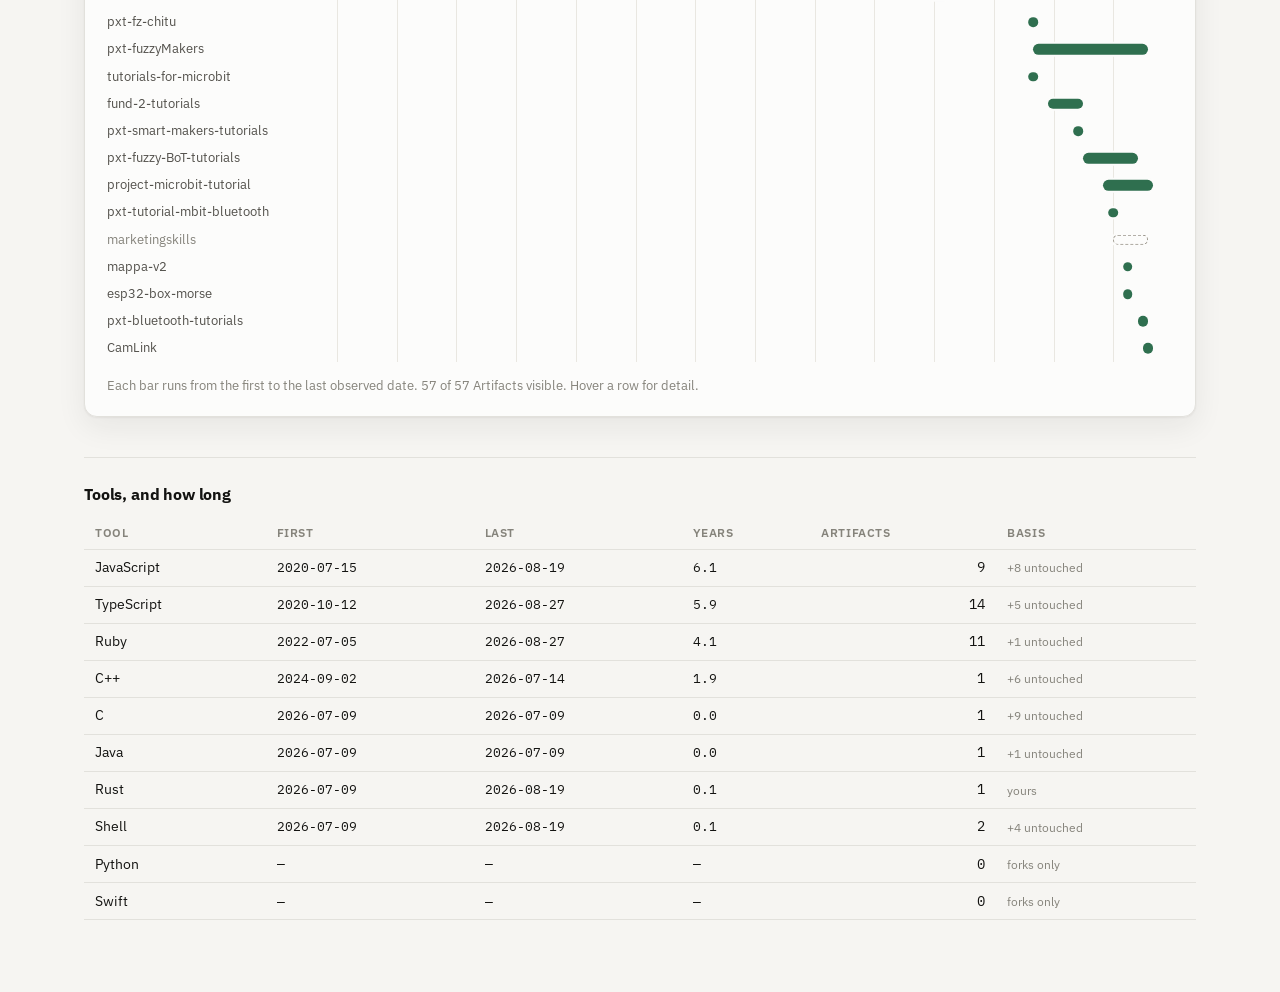
<file: examples/site/timeline.html>
<!doctype html>
<html lang="en">
<meta charset="utf-8">
<meta name="viewport" content="width=device-width,initial-scale=1">
<title>Timeline — dendrograph</title>
<link rel="stylesheet" href="style.css">
<script src="theme.js"></script>
<style>
  .lanes { position: relative; padding-top: 1.6rem; }
  .axis { position: relative; height: 1.4rem; margin-left: var(--lbl);
          border-bottom: 1px solid var(--border); }
  .axis span { position: absolute; top: 0.1rem; transform: translateX(-50%);
               font-size: 0.72rem; color: var(--text-muted); }
  .markerline { position: absolute; top: 0; bottom: 0; width: 0;
                border-left: 2px dashed var(--c-marker); pointer-events: none; }
  .markerline i { position: absolute; top: -1.35rem; left: 0.4rem;
                  font-style: normal; font-size: 0.73rem; color: var(--c-marker);
                  white-space: nowrap; font-weight: 500; }
  .grouphead { display: flex; align-items: center; gap: 0.5rem;
               margin: 1.4rem 0 0.5rem; font-size: 0.76rem; font-weight: 600;
               letter-spacing: 0.05em; text-transform: uppercase;
               color: var(--text-secondary); }
  .grouphead .ct { color: var(--text-muted); font-weight: 400;
                   letter-spacing: 0; text-transform: none; }
  .row { display: flex; align-items: center; height: 1.7rem; position: relative; }
  .row:hover { background: var(--grid); border-radius: 0.35rem; }
  .lbl { width: var(--lbl); flex: none; font-size: 0.81rem;
         color: var(--text-secondary); white-space: nowrap; overflow: hidden;
         text-overflow: ellipsis; padding-right: 0.85rem; }
  .row.fork .lbl { color: var(--text-muted); font-style: normal; }
  .row.aliased .lbl { font-style: italic; }
  .track { position: relative; flex: 1; height: 100%; }
  .track::before { content: ""; position: absolute; inset: 0;
                   background: repeating-linear-gradient(to right,
                     var(--grid) 0 1px, transparent 1px var(--step)); }
  .lane-mark { position: absolute; top: 50%; transform: translateY(-50%);
               border-radius: 999px; background: var(--c-artifact);
               box-shadow: 0 0 0 2px var(--surface-1); }
  .bar { height: 0.65rem; }
  .dot { width: 0.6rem; height: 0.6rem;
         transform: translate(-50%, -50%); border-radius: 50%; }
  .row.fork .lane-mark { background: transparent;
                         border: 1.5px dashed var(--fork); }
  .row.aliased .lane-mark { background: var(--accent-soft);
                            border: 1.5px solid var(--accent); }
  .controls { display: flex; gap: 0.5rem; flex-wrap: wrap; align-items: center;
              margin-bottom: 1.15rem; }
  .chipf { display: inline-flex; align-items: center; gap: 0.45rem;
           background: var(--surface-1); border: 1px solid var(--border);
           border-radius: 999px; padding: 0.3rem 0.85rem; font-size: 0.82rem;
           color: var(--text-secondary); cursor: pointer; font-family: inherit;
           transition: border-color 120ms ease, color 120ms ease,
                       transform 100ms ease-out; }
  .chipf:hover { color: var(--text-primary); border-color: var(--text-muted); }
  .chipf:active { transform: scale(0.97); }
  .chipf[aria-pressed="true"] { border-color: var(--text-muted);
                                color: var(--text-primary); }
  .chipf[aria-pressed="false"] .sw { opacity: 0.3; }
  .chipf .sw { width: 0.65rem; height: 0.65rem; border-radius: 3px; flex: none; }
  #tip { position: fixed; z-index: 9; pointer-events: none; opacity: 0;
         transition: opacity 100ms ease; background: var(--surface-1);
         border: 1px solid var(--border); border-radius: 0.65rem;
         padding: 0.7rem 0.85rem; max-width: 21rem; font-size: 0.81rem;
         line-height: 1.45; box-shadow: var(--shadow); }
  #tip h4 { margin: 0 0 0.3rem; font-size: 0.88rem; font-weight: 620; }
  #tip .m { color: var(--text-secondary); margin: 0.15rem 0; }
  #tip .d { color: var(--text-muted); margin-top: 0.4rem; font-style: italic; }
  .note { color: var(--text-muted); font-size: 0.8rem; margin: 0.9rem 0 0; }
  .tools { margin-top: 2.5rem; border-top: 1px solid var(--border);
           padding-top: 1.5rem; }
  .tools h2 { font-size: 1rem; margin: 0 0 0.6rem; letter-spacing: -0.01em; }
  td.span { font-family: "IBM Plex Mono", ui-monospace, monospace;
            font-size: 0.8rem; }
  td.basis { font-size: 0.78rem; color: var(--text-muted); }
  tr.expandable { cursor: pointer; }
  tr.expandable:hover td { background: var(--grid); }
  tr.detail td { padding: 0.3rem 0.6rem 0.7rem; background: transparent; }
  .atchip { display: inline-block; border: 1px solid var(--border);
            border-radius: 999px; padding: 0.1rem 0.6rem; font-size: 0.78rem;
            margin: 0.2rem 0.3rem 0.2rem 0; color: var(--text-secondary); }
  @media (max-width: 50rem) { :root { --lbl: 9rem; } }
</style>

<script src="graph.js"></script>
<script src="loader.js"></script>
<body>
<div class="wrap">
<header>
  <div>
    <p class="eyebrow">dendrograph</p>
    <h1>Archive timeline</h1>
    <p class="sub" id="meta"></p>
  </div>
  <nav>
    <a href="timeline.html" aria-current="page">Timeline</a>
    <a href="graph.html">Graph</a>
    <button class="btn" id="theme" type="button" title="Toggle light/dark">Theme</button>
  </nav>
</header>

<div class="tiles" id="tiles"></div>
<div id="notices"></div>
<div class="controls" id="controls"></div>

<div class="panel">
  <div class="axis" id="axis"></div>
  <div class="lanes" id="lanes"></div>
  <p class="note" id="note"></p>
</div>

<section class="tools">
  <h2>Tools, and how long</h2>
  <table id="tools"><thead><tr>
    <th>Tool</th><th>First</th><th>Last</th><th class="n">Years</th><th class="n">Artifacts</th><th>Basis</th>
  </tr></thead><tbody></tbody></table>
</section>
</div>
<div id="tip" role="tooltip"></div>

<script>
(function () {
  "use strict";
  var g = DendroLoader.load();
  var LBL = 0; // definido abaixo

  document.getElementById("theme").onclick = DendroTheme.toggle;

  // ---- meta e cartões de resumo ----
  var artifacts = g.artifacts;
  var span = artifacts.reduce(function (acc, a) {
    if (a.first) acc.min = acc.min < a.first ? acc.min : a.first;
    if (a.last) acc.max = acc.max > a.last ? acc.max : a.last;
    return acc;
  }, { min: "\uffff", max: "" });
  var toolsTouched = g.tools.filter(function (t) { return t.artifact_count; }).length;
  document.getElementById("meta").textContent =
    artifacts.length + " Artifacts · built " + g.generatedAt + " · mode: " + g.mode;
  document.getElementById("tiles").innerHTML = [
    [artifacts.length, "Artifacts"],
    [toolsTouched + "/" + g.tools.length, "Tools touched"],
    [(span.min !== "\uffff" ? span.min.slice(0, 4) + "–" + span.max.slice(0, 4) : "—"), "Period"],
    [g.epochMarkers.length || "—", "Epoch markers"],
  ].map(function (t) {
    return '<div class="tile"><span class="v">' + t[0] + '</span><span class="k">' + t[1] + "</span></div>";
  }).join("");

  // ---- avisos ----
  var notices = document.getElementById("notices");
  function notice(text) {
    var el = document.createElement("p");
    el.className = "notice";
    el.textContent = text;
    notices.appendChild(el);
  }
  if (g.aggregates && g.aggregates.private_withheld) {
    var w = g.aggregates.private_withheld;
    notice(w.count + " private Artifact(s) withheld from this site. Their shape only: " +
           (w.tools || []).join(", ") + " · " + w.first + "–" + w.last);
  }
  g.unreachable.forEach(function (source) {
    notice("Not reached this build: " + (source.locator || source.kind) +
           (source.last_seen ? " (last seen " + source.last_seen + ")" : ""));
  });

  // ---- eixo temporal (meses, como no pôster) ----
  function month(date) {
    var p = date.split("-");
    return Number(p[0]) * 12 + (Number(p[1] || 1) - 1);
  }
  var m0 = Infinity, m1 = -Infinity;
  artifacts.forEach(function (a) {
    if (!a.first) return;
    m0 = Math.min(m0, month(a.first));
    m1 = Math.max(m1, month(a.last || a.first));
  });
  g.epochMarkers.forEach(function (m) {
    if (m.date) { m0 = Math.min(m0, month(m.date)); m1 = Math.max(m1, month(m.date)); }
  });
  if (!isFinite(m0)) { m0 = month(g.generatedAt.slice(0, 10)); m1 = m0 + 11; }
  // Domínio encostado em anos inteiros: cada rótulo cai numa linha da malha.
  // "Malha" e não o sinônimo com cinco letras: a varredura de julgamento
  // procura essa palavra em inglês e não distingue idioma
  // (tests/test_no_judgement.py).
  var t0 = Math.floor(m0 / 12) * 12;
  var t1 = (Math.floor(m1 / 12) + 1) * 12;
  function pos(m) { return (m - t0) / (t1 - t0) * 100; }

  var y0 = Math.floor(t0 / 12), y1 = Math.floor((t1 - 1) / 12);
  LBL = y1 - y0 > 12 ? 230 : 200;
  document.documentElement.style.setProperty("--lbl", LBL + "px");
  document.documentElement.style.setProperty("--step", (100 / (y1 - y0 + 1)) + "%");

  var axis = document.getElementById("axis");
  var html = "";
  for (var y = y0; y <= y1; y++) {
    html += '<span style="left:' + pos(y * 12) + '%">' + y + "</span>";
  }
  axis.innerHTML = html;

  // ---- agrupamento: Collections quando existem, senão um grupo só ----
  var collections = g.nodesOfType("Collection");
  var groups = collections.map(function (c) {
    return {
      node: c,
      members: [],
      memberIds: (g.incoming[c.id] || [])
        .filter(function (e) { return e.type === "IN_COLLECTION"; })
        .map(function (e) { return e.from; })
    };
  });
  var grouped = {};
  groups.forEach(function (gr) { gr.memberIds.forEach(function (id) { grouped[id] = gr; }); });
  var rest = { node: { label: "Everything else", id: "_rest" }, members: [], memberIds: [] };

  var aById = g.byId;
  artifacts.forEach(function (a) { (grouped[a.id] || rest).members.push(a); });
  aById = null;

  // ---- filtros ----
  var active = {};
  var controls = document.getElementById("controls");
  var filterDefs = groups.filter(function (gr) { return gr.members.length; })
    .map(function (gr) {
      return { id: gr.node.id, label: gr.node.label, colour: "var(--accent)" };
    });
  filterDefs.push({ id: "_forks", label: "forks", colour: "var(--fork)" });
  filterDefs.forEach(function (f) { active[f.id] = true; });

  function isVisible(a) {
    if (g.isBarelyMine(a) && !active._forks) return false;
    var gr = grouped[a.id];
    if (gr && !active[gr.node.id]) return false;
    return true;
  }

  filterDefs.forEach(function (f) {
    var chip = document.createElement("button");
    chip.className = "chipf";
    chip.setAttribute("aria-pressed", "true");
    chip.innerHTML = '<span class="sw" style="background:' + f.colour + '"></span>' + f.label;
    chip.onclick = function () {
      active[f.id] = !active[f.id];
      chip.setAttribute("aria-pressed", active[f.id]);
      render();
    };
    controls.appendChild(chip);
  });

  // ---- marcadores de época: linhas verticais sobre o painel inteiro ----
  var lanes = document.getElementById("lanes");
  var markerHtml = "";
  g.epochMarkers.slice().sort(function (a, b) {
    return (a.date || "").localeCompare(b.date || "");
  }).forEach(function (m) {
    if (!m.date) return;
    markerHtml += '<div class="markerline" style="left: calc(var(--lbl) + (100% - var(--lbl)) * ' +
      (pos(month(m.date)) / 100) + ')"><i>' + m.date + " — " + m.label + "</i></div>";
  });

  // ---- tooltip ----
  var tip = document.getElementById("tip");
  function showTip(a, ev) {
    var share = g.authorshipShare(a);
    var mline = g.epochMarkers.filter(function (m) { return m.date; })
      .sort(function (x, y) { return x.date.localeCompare(y.date); })
      .map(function (m) {
        if (!a.first) return null;
        if (a.last && a.last < m.date) return "before “" + m.label + "”";
        if (a.first > m.date) return "after “" + m.label + "”";
        return "spans “" + m.label + "”";
      }).filter(Boolean).join(" · ");
    tip.innerHTML =
      "<h4>" + escapeHtml(a.label) + (a.aliased ? " · aliased" : "") + "</h4>" +
      '<div class="m">' + (a.first || "?") + " → " + (a.last || a.first || "?") + "</div>" +
      (share !== null ? '<div class="m">' + Math.round(share * 100) + "% authored by you</div>" : "") +
      (mline ? '<div class="m">' + escapeHtml(mline) + "</div>" : "") +
      (a.aliased ? '<div class="d">Published under an alias — the node and its dates only.</div>' : "");
    tip.style.opacity = 1;
    var r = tip.getBoundingClientRect();
    tip.style.left = Math.min(ev.clientX + 14, innerWidth - r.width - 12) + "px";
    tip.style.top = Math.min(ev.clientY + 14, innerHeight - r.height - 12) + "px";
  }
  function hideTip() { tip.style.opacity = 0; }
  function escapeHtml(s) {
    return String(s).replace(/[&<>"']/g, function (c) {
      return { "&": "&amp;", "<": "&lt;", ">": "&gt;", '"': "&quot;", "'": "&#39;" }[c];
    });
  }

  // ---- render das lanes ----
  function groupSection(gr) {
    var visible = gr.members.filter(isVisible);
    if (!visible.length) return "";
    var out = '<div class="grouphead">' + escapeHtml(gr.node.label) +
      ' <span class="ct">' + visible.length + " Artifacts</span></div>";
    visible.sort(function (a, b) {
      return (a.first || "").localeCompare(b.first || "");
    }).forEach(function (a) {
      var fork = g.isBarelyMine(a);
      var cls = "row" + (fork ? " fork" : "") + (a.aliased ? " aliased" : "");
      var mark = "";
      if (a.first) {
        var x = pos(month(a.first));
        var x2 = pos(month(a.last || a.first) + 1);
        var period = (a.first.slice(0, 7) === (a.last || "").slice(0, 7) || !a.last);
        if (period) {
          mark = '<span class="lane-mark dot" style="left:' + x + '%"></span>';
        } else {
          mark = '<span class="lane-mark bar" style="left:' + x + "%;width:" + Math.max(x2 - x, 0.4) + '%"></span>';
        }
      }
      out += '<div class="' + cls + '" data-id="' + escapeHtml(a.id) + '">' +
        '<div class="lbl" title="' + escapeHtml(a.label) + '">' + escapeHtml(a.label) + "</div>" +
        '<div class="track">' + mark + "</div></div>";
    });
    return out;
  }

  function render() {
    var out = groups.map(groupSection).join("") + groupSection(rest);
    lanes.innerHTML = markerHtml + out;
    var shown = artifacts.filter(isVisible).length;
    document.getElementById("note").textContent =
      "Each bar runs from the first to the last observed date. " + shown + " of " + artifacts.length +
      " Artifacts visible. Hover a row for detail.";
  }

  lanes.addEventListener("mousemove", function (e) {
    var row = e.target.closest(".row");
    if (!row) return hideTip();
    var a = g.byId[row.dataset.id];
    if (a) showTip(a, e);
  });
  lanes.addEventListener("mouseleave", hideTip);

  render();

  // ---- tabela de Tools ----
  var body = document.querySelector("#tools tbody");
  g.tools.slice().sort(function (a, b) {
    return (a.first || "\uffff").localeCompare(b.first || "\uffff");
  }).forEach(function (tool) {
    var tr = document.createElement("tr");
    var years = (tool.first && tool.last)
      ? (((new Date(tool.last) - new Date(tool.first)) / 31557600000).toFixed(1))
      : "—";
    var basis = tool.attributed === false
      ? "observed, not yours"
      : (tool.untouched_count ? "+" + tool.untouched_count + " untouched" : "yours");
    if (tool.attributed !== false && !tool.artifact_count) basis = "forks only";
    [tool.label, tool.first || "—", tool.last || "—", years, tool.artifact_count || 0, basis]
      .forEach(function (value, i) {
        var td = document.createElement("td");
        if (i > 0 && i < 4) td.className = "span";
        if (i === 4) td.className = "n";
        if (i === 5) td.className = "basis";
        td.textContent = value;
        tr.appendChild(td);
      });
    body.appendChild(tr);

    var contributors = (g.raw.indexes && g.raw.indexes.tool_to_artifacts &&
      g.raw.indexes.tool_to_artifacts[tool.id]) || [];
    if (!contributors.length) return;
    tr.className = "expandable";
    tr.title = "Show the Artifacts behind this span";
    var detail = document.createElement("tr");
    detail.className = "detail";
    detail.hidden = true;
    var cell = document.createElement("td");
    cell.colSpan = 6;
    contributors.forEach(function (id) {
      var artifact = g.byId[id];
      if (!artifact) return;
      var chip = document.createElement("span");
      chip.className = "atchip";
      chip.textContent = artifact.label + (artifact.first ? " (" + artifact.first.slice(0, 4) + ")" : "");
      chip.title = g.isBarelyMine(artifact)
        ? "a fork you barely touched — contributes no dates to this span"
        : "contributes to this span";
      cell.appendChild(chip);
    });
    detail.appendChild(cell);
    body.appendChild(detail);
    tr.addEventListener("click", function () { detail.hidden = !detail.hidden; });
  });
})();
</script>
</file>
<file: examples/site/style.css>
/* dendrograph views — design system
 *
 * Fonte: IBM Plex, empacotada em ./fonts. A página precisa funcionar sem
 * rede, de um pendrive, então nada vem de CDN (ADR-0004, FR-016). A Mono é
 * que fornece os números tabulares: datas e contagens alinham no pôster.
 *
 * Temas: claro e escuro por `prefers-color-scheme`, com override manual via
 * [data-theme] persistido pelo theme.js. Transparência nenhuma: a página é
 * estática, e camadas são painéis, não vidro.
 */

@font-face { font-family: "IBM Plex Sans"; src: url("fonts/IBMPlexSans-400.woff2") format("woff2"); font-weight: 400; font-style: normal; font-display: swap; }
@font-face { font-family: "IBM Plex Sans"; src: url("fonts/IBMPlexSans-500.woff2") format("woff2"); font-weight: 500; font-style: normal; font-display: swap; }
@font-face { font-family: "IBM Plex Sans"; src: url("fonts/IBMPlexSans-600.woff2") format("woff2"); font-weight: 600; font-style: normal; font-display: swap; }
@font-face { font-family: "IBM Plex Sans"; src: url("fonts/IBMPlexSans-700.woff2") format("woff2"); font-weight: 700; font-style: normal; font-display: swap; }
@font-face { font-family: "IBM Plex Mono"; src: url("fonts/IBMPlexMono-400.woff2") format("woff2"); font-weight: 400; font-style: normal; font-display: swap; }
@font-face { font-family: "IBM Plex Mono"; src: url("fonts/IBMPlexMono-500.woff2") format("woff2"); font-weight: 500; font-style: normal; font-display: swap; }
@font-face { font-family: "IBM Plex Mono"; src: url("fonts/IBMPlexMono-600.woff2") format("woff2"); font-weight: 600; font-style: normal; font-display: swap; }

:root {
  color-scheme: light;
  --surface-0: #f6f5f2;
  --surface-1: #fcfcfb;
  --border: #e2e1dc;
  --grid: #e9e7e1;
  --text-primary: #131311;
  --text-secondary: #53514c;
  --text-muted: #85837b;
  --accent: #2f6f4f;
  --accent-soft: #eef3ef;
  --fork: #9b968c;
  --marker: #a33d3d;
  --shadow: 0 1px 2px rgba(30, 29, 26, .05), 0 10px 30px rgba(30, 29, 26, .07);
  /* Cores semânticas dos nós do grafo, por tipo. O grafo as lê daqui. */
  --c-artifact: #2f6f4f;
  --c-tool: #2a78d6;
  --c-technique: #eb6834;
  --c-period: #8a8a84;
  --c-collection: #7a5ba8;
  --c-author: #198a79;
  --c-dependency: #a08f50;
  --c-marker: #a33d3d;
}

@media (prefers-color-scheme: dark) {
  :root:not([data-theme="light"]) {
    color-scheme: dark;
    --surface-0: #111110;
    --surface-1: #1a1a19;
    --border: #333330;
    --grid: #2a2a27;
    --text-primary: #fbfaf7;
    --text-secondary: #c4c3b8;
    --text-muted: #918f86;
    --accent: #89c3a0;
    --accent-soft: #1e2b24;
    --fork: #5e5a52;
    --marker: #d97a7a;
    --shadow: 0 1px 2px rgba(0, 0, 0, .4), 0 12px 32px rgba(0, 0, 0, .45);
    --c-artifact: #89c3a0;
    --c-tool: #3987e5;
    --c-technique: #d95926;
    --c-period: #8a8a84;
    --c-collection: #9d84c7;
    --c-author: #19a58f;
    --c-dependency: #c2ad63;
    --c-marker: #d97a7a;
  }
}

:root[data-theme="dark"] {
  color-scheme: dark;
  --surface-0: #111110;
  --surface-1: #1a1a19;
  --border: #333330;
  --grid: #2a2a27;
  --text-primary: #fbfaf7;
  --text-secondary: #c4c3b8;
  --text-muted: #918f86;
  --accent: #89c3a0;
  --accent-soft: #1e2b24;
  --fork: #5e5a52;
  --marker: #d97a7a;
  --shadow: 0 1px 2px rgba(0, 0, 0, .4), 0 12px 32px rgba(0, 0, 0, .45);
  --c-artifact: #89c3a0;
  --c-tool: #3987e5;
  --c-technique: #d95926;
  --c-period: #8a8a84;
  --c-collection: #9d84c7;
  --c-author: #19a58f;
  --c-dependency: #c2ad63;
  --c-marker: #d97a7a;
}

* { box-sizing: border-box; }

html { scroll-behavior: smooth; }

body {
  margin: 0;
  background: var(--surface-0);
  color: var(--text-primary);
  font: 400 0.9375rem/1.55 "IBM Plex Sans", ui-sans-serif, -apple-system, system-ui, sans-serif;
  -webkit-font-smoothing: antialiased;
  text-rendering: optimizeLegibility;
}

.wrap { max-width: 72rem; margin: 0 auto; padding: 2rem 1.25rem 4.5rem; }

/* ---------- cabeçalho ---------- */

header {
  display: flex;
  justify-content: space-between;
  align-items: flex-start;
  gap: 1rem;
  flex-wrap: wrap;
  margin-bottom: 1.75rem;
}

h1 {
  margin: 0 0 0.25rem;
  font-size: 1.55rem;
  font-weight: 650;
  letter-spacing: -0.02em;   /* cresceu: apertou (tracking é específico do tamanho) */
  line-height: 1.15;
}

/* A marca ao lado do bloco de título. `flex: none` porque o SVG não tem
 * largura intrínseca e encolheria junto com o texto no celular. */
.brand {
  display: flex;
  align-items: flex-start;
  gap: 0.7rem;
}

.mark {
  width: 32px;
  height: 32px;
  flex: none;
  margin-top: 1px;
}

/* Marca acima do título: diz de que site é a página antes de dizer que
 * página é. Texto pequeno pede tracking positivo — o contrário do h1. */
.eyebrow {
  margin: 0 0 0.15rem;
  font-family: "IBM Plex Mono", ui-monospace, monospace;
  font-size: 0.7rem;
  letter-spacing: 0.08em;
  text-transform: uppercase;
  color: var(--text-muted);
}

.sub, .meta {
  color: var(--text-secondary);
  font-size: 0.875rem;
  margin: 0;
}

nav { display: flex; gap: 0.5rem; align-items: center; }

nav a, .btn {
  font: inherit;
  cursor: pointer;
  display: inline-flex;
  align-items: center;
  gap: 0.4rem;
  background: var(--surface-1);
  border: 1px solid var(--border);
  border-radius: 0.55rem;
  padding: 0.35rem 0.8rem;
  font-size: 0.84rem;
  color: var(--text-secondary);
  text-decoration: none;
  transition: border-color 120ms ease, color 120ms ease, transform 100ms ease-out;
}

nav a:hover, .btn:hover { color: var(--text-primary); border-color: var(--text-muted); }

/* Feedback no pressionar, não no soltar: responder no pointer-down é o que
 * separa uma interface que reage de uma que confirma. */
nav a:active, .btn:active { transform: scale(0.97); }

nav a[aria-current="page"], .tema-btn[aria-pressed="true"] {
  background: var(--text-primary);
  color: var(--surface-1);
  border-color: var(--text-primary);
}

/* Números: sempre a Mono, tabulares por construção. */
.num, .tile .v, td.n, .axis span {
  font-family: "IBM Plex Mono", ui-monospace, monospace;
  font-variant-numeric: tabular-nums;
}

/* ---------- cartões de resumo ---------- */

.tiles {
  display: grid;
  grid-template-columns: repeat(auto-fit, minmax(9rem, 1fr));
  gap: 0.75rem;
  margin-bottom: 1.75rem;
}

.tile {
  background: var(--surface-1);
  border: 1px solid var(--border);
  border-radius: 0.8rem;
  padding: 1rem 1.1rem;
}

.tile .v {
  display: block;
  font-size: 1.6rem;
  font-weight: 500;
  letter-spacing: -0.02em;
  line-height: 1.15;
}

.tile .k {
  display: block;
  font-size: 0.75rem;
  color: var(--text-muted);
  margin-top: 0.2rem;
  text-transform: uppercase;
  letter-spacing: 0.05em;
}

/* ---------- avisos ---------- */

.notice {
  background: var(--surface-1);
  border: 1px solid var(--border);
  border-left: 3px solid var(--marker);
  border-radius: 0 0.55rem 0.55rem 0;
  padding: 0.65rem 0.95rem;
  margin: 0 0 1.5rem;
  color: var(--text-secondary);
  font-size: 0.875rem;
}

/* ---------- painel ---------- */

.panel {
  background: var(--surface-1);
  border: 1px solid var(--border);
  border-radius: 0.8rem;
  padding: 1.25rem 1.4rem;
  box-shadow: var(--shadow);
}

/* ---------- tabelas ---------- */

table { width: 100%; border-collapse: collapse; font-size: 0.875rem; }

th, td {
  text-align: left;
  padding: 0.45rem 0.7rem;
  border-bottom: 1px solid var(--border);
}

th {
  font-size: 0.72rem;
  text-transform: uppercase;
  letter-spacing: 0.05em;
  color: var(--text-muted);
  font-weight: 600;
  white-space: nowrap;
}

td.n { text-align: right; }

tr:last-child td { border-bottom: 0; }

/* ---------- movimento ------- */

@media (prefers-reduced-motion: reduce) {
  html { scroll-behavior: auto; }
  nav a, .btn { transition: opacity 120ms ease; }
  nav a:active, .btn:active { transform: none; }
}


/* ==========================================================================
 * A tela única
 *
 * As duas views moravam em dois documentos e cada uma trazia o seu `<style>`.
 * Num documento só elas se contradizem: o grafo pedia `overflow: hidden` no
 * body e uma `.wrap` sem largura, o que deixaria a linha do tempo sem rolagem
 * e sem margem. O que era do documento passa a ser do modo, escrito em
 * `[data-view]` no body.
 * ========================================================================== */

:root { --chrome: 8.75rem; }   /* altura do cabeçalho, que o canvas desconta */

body[data-view="graph"] { overflow: hidden; }
body[data-view="graph"] .wrap { max-width: none; padding: 0; }
body[data-view="graph"] header { padding: 1.25rem 2rem 0.9rem; margin-bottom: 0; }

.view[hidden] { display: none !important; }

/* O seletor de vista é a navegação: as duas âncoras para dois documentos
 * viraram dois botões para o mesmo. */
.views { display: flex; gap: 0.25rem; }
.views button {
  font: inherit; font-size: 0.82rem;
  padding: 0.3rem 0.7rem;
  color: var(--text-secondary);
  background: none;
  border: 1px solid var(--border); border-radius: 0.5rem;
  cursor: pointer;
  transition: color 120ms ease, border-color 120ms ease, transform 120ms ease;
}
.views button:hover { color: var(--text-primary); border-color: var(--text-muted); }
.views button:active { transform: scale(0.97); }
.views button[aria-current="page"] {
  color: var(--text-primary); border-color: var(--text-primary); font-weight: 500;
}
.views button:focus-visible { outline: 2px solid var(--accent); outline-offset: 1px; }

/* Estreito: a linha do tempo é a vista que sobrevive. Um canvas de grafo e um
 * seletor disputam a mesma tela, e ler nomes num grafo de 3.000 nós num
 * telefone não é uma promessa que dá para cumprir. */
@media (max-width: 40rem) {
  body[data-view="graph"] .legend { display: none; }
  .finder { width: calc(100vw - 2rem); }
}

@media (prefers-reduced-motion: reduce) {
  .views button { transition: color 120ms linear; }
  .views button:active { transform: none; }
}

/* ---------- busca compartilhada (US2) ----------
 *
 * O campo de busca vive na casca, não em nenhuma view. Posicionado Fixo
 * para ficar no mesmo lugar independentemente de qual view está aberta.
 * Logo abaixo do cabeçalho, que ocupa 8.75rem. */
.finder { position: fixed; left: 1rem; top: 9.2rem; z-index: 6; width: 15rem; }
.finder input {
  width: 100%; font: inherit; font-size: 0.8rem;
  padding: 0.42rem 0.6rem;
  color: var(--text-primary);
  background: color-mix(in srgb, var(--surface-1) 72%, transparent);
  backdrop-filter: blur(20px) saturate(180%);
  -webkit-backdrop-filter: blur(20px) saturate(180%);
  border: 1px solid var(--border); border-radius: 0.6rem;
  box-shadow: var(--shadow);
}
.finder input:focus-visible { outline: 2px solid var(--accent); outline-offset: 1px; }
.results {
  list-style: none; margin: 0.35rem 0 0; padding: 0.25rem;
  max-height: 15rem; overflow-y: auto;
  border-radius: 0.6rem;
  background: color-mix(in srgb, var(--surface-1) 72%, transparent);
  backdrop-filter: blur(20px) saturate(180%);
  -webkit-backdrop-filter: blur(20px) saturate(180%);
  border: 1px solid var(--border); box-shadow: var(--shadow);
}
.results:empty { display: none; }
.results li {
  display: flex; align-items: center; gap: 0.4rem;
  padding: 0.28rem 0.4rem; border-radius: 0.4rem;
  font-size: 0.78rem; color: var(--text-secondary);
  cursor: pointer; overflow-wrap: anywhere;
}
.results li[aria-selected="true"], .results li:hover {
  background: var(--accent-soft); color: var(--text-primary);
}
.results i { flex: none; width: 0.55rem; height: 0.55rem;
             border-radius: 50%; margin: 0; }
.results .kind {
  margin-left: auto; flex: none;
  font-family: "IBM Plex Mono", ui-monospace, monospace;
  font-size: 0.62rem; letter-spacing: 0.05em; text-transform: uppercase;
  color: var(--text-muted);
}
.results .snip {
  display: block; width: 100%;
  font-size: 0.7rem; color: var(--text-muted);
  margin-top: 0.15rem; padding-left: 1rem;
  font-style: italic;
}
.results .more { display: block; cursor: default; color: var(--text-muted);
                 font-size: 0.72rem; }
.results .more:hover { background: none; }

/* ---------- a view do grafo ---------- */

  canvas { display: block; width: 100vw; height: calc(100vh - var(--chrome));
           cursor: grab; touch-action: none; -webkit-tap-highlight-color: transparent; }
  canvas.grabbing { cursor: grabbing; }
  canvas.pointing { cursor: pointer; }

  /* Camada flutuante translúcida: o grafo corre por baixo dela, em vez de
   * perder uma faixa opaca da tela. */
  .legend, .chip {
    background: color-mix(in srgb, var(--surface-1) 72%, transparent);
    backdrop-filter: blur(20px) saturate(180%);
    -webkit-backdrop-filter: blur(20px) saturate(180%);
    border: 1px solid var(--border);
    box-shadow: var(--shadow);
  }
  .legend {
    position: fixed; right: 1rem; bottom: 1rem;
    font-size: 0.78rem; line-height: 1.7;
    color: var(--text-secondary);
    border-radius: 0.75rem;
    padding: 0.6rem 0.8rem;
  }
  .legend i { display: inline-block; width: 0.6rem; height: 0.6rem;
              border-radius: 50%; margin-right: 0.4rem; vertical-align: middle; }
  .legend .hint {
    display: block; margin-top: 0.45rem; padding-top: 0.45rem;
    border-top: 1px solid var(--border);
    color: var(--text-muted); font-size: 0.72rem; max-width: 15rem;
  }

  /* Ficha do nó sob o cursor. Ancorada no ponteiro, some com ele. */
  .chip {
    position: fixed; z-index: 5; pointer-events: none;
    border-radius: 0.7rem; padding: 0.5rem 0.7rem;
    max-width: 20rem;
    opacity: 0; transform: scale(0.97);
    transition: opacity 140ms ease-out, transform 140ms ease-out;
  }
  .chip.on { opacity: 1; transform: scale(1); }
  .chip .name {
    font-weight: 600; font-size: 0.86rem; letter-spacing: -0.005em;
    color: var(--text-primary);
    overflow-wrap: anywhere;
  }
  .chip .kind {
    font-family: "IBM Plex Mono", ui-monospace, monospace;
    font-size: 0.68rem; letter-spacing: 0.06em; text-transform: uppercase;
    color: var(--text-muted); margin-top: 0.1rem;
  }
  .chip .fact {
    font-size: 0.76rem; color: var(--text-secondary); margin-top: 0.3rem;
    font-variant-numeric: tabular-nums;
  }
  .chip .rel {
    font-size: 0.76rem; color: var(--text-secondary);
    margin-top: 0.25rem; overflow-wrap: anywhere;
  }
  .chip .rel:first-of-type { margin-top: 0.45rem; padding-top: 0.45rem;
                             border-top: 1px solid var(--border); }
  .chip .verb {
    font-family: "IBM Plex Mono", ui-monospace, monospace;
    font-size: 0.64rem; letter-spacing: 0.06em;
    color: var(--text-muted); margin-right: 0.4rem;
  }

  /* Uma ficha presa por clique fica; a do cursor some com ele. A borda diz
   * qual das duas está na tela. */
  .chip.pinned { border-color: var(--accent); }

  /* Cada linha da legenda é o interruptor do seu tipo. */
  .legend button {
    display: flex; align-items: center; width: 100%;
    font: inherit; font-size: 0.78rem; text-align: left;
    background: none; border: 0; padding: 0.05rem 0.2rem;
    border-radius: 0.35rem; color: var(--text-secondary); cursor: pointer;
  }
  .legend button:hover { background: var(--accent-soft); color: var(--text-primary); }
  .legend button:focus-visible { outline: 2px solid var(--accent); outline-offset: 1px; }
  .legend button[aria-pressed="false"] { color: var(--text-muted); }
  .legend button[aria-pressed="false"] span { text-decoration: line-through; }
  .legend button[aria-pressed="false"] i { opacity: 0.25; }
  .legend .count { margin-left: auto; padding-left: 0.6rem;
                   font-variant-numeric: tabular-nums; color: var(--text-muted);
                   font-size: 0.7rem; text-decoration: none !important; }
  .legend .fork { padding: 0.05rem 0.2rem; }

  /* Sem translucidez: o material vira superfície sólida, nunca texto sobre
   * fundo indefinido. */
  @media (prefers-reduced-transparency: reduce) {
    .legend, .chip, .finder input, .results {
      background: var(--surface-1); backdrop-filter: none;
      -webkit-backdrop-filter: none;
    }
  }
  @media (prefers-contrast: more) {
    .legend, .chip, .finder input, .results {
      background: var(--surface-1); border-color: var(--text-primary);
    }
  }
  @media (prefers-reduced-motion: reduce) {
    .chip { transition: opacity 100ms linear; transform: none; }
    .chip.on { transform: none; }
  }

/* ---------- a view da linha do tempo ---------- */

  .lanes { position: relative; padding-top: 1.6rem; }
  .axis { position: relative; height: 1.4rem; margin-left: var(--lbl);
          border-bottom: 1px solid var(--border); }
  .axis span { position: absolute; top: 0.1rem; transform: translateX(-50%);
               font-size: 0.72rem; color: var(--text-muted); }
  .markerline { position: absolute; top: 0; bottom: 0; width: 0;
                border-left: 2px dashed var(--c-marker); pointer-events: none; }
  .markerline i { position: absolute; top: -1.35rem; left: 0.4rem;
                  font-style: normal; font-size: 0.73rem; color: var(--c-marker);
                  white-space: nowrap; font-weight: 500; }
  .grouphead { display: flex; align-items: center; gap: 0.5rem;
               margin: 1.4rem 0 0.5rem; font-size: 0.76rem; font-weight: 600;
               letter-spacing: 0.05em; text-transform: uppercase;
               color: var(--text-secondary); }
  .grouphead .ct { color: var(--text-muted); font-weight: 400;
                   letter-spacing: 0; text-transform: none; }
  .row { display: flex; align-items: center; height: 1.7rem; position: relative; }
  .row:hover { background: var(--grid); border-radius: 0.35rem; }
  /* A linha do que veio selecionado do grafo. */
  .row.chosen { background: var(--accent-soft); border-radius: 0.35rem;
                box-shadow: inset 2px 0 0 var(--accent); }
  .lbl { width: var(--lbl); flex: none; font-size: 0.81rem;
         color: var(--text-secondary); white-space: nowrap; overflow: hidden;
         text-overflow: ellipsis; padding-right: 0.85rem; }
  .row.fork .lbl { color: var(--text-muted); font-style: normal; }
  .row.aliased .lbl { font-style: italic; }
  .track { position: relative; flex: 1; height: 100%; }
  .track::before { content: ""; position: absolute; inset: 0;
                   background: repeating-linear-gradient(to right,
                     var(--grid) 0 1px, transparent 1px var(--step)); }
  .lane-mark { position: absolute; top: 50%; transform: translateY(-50%);
               border-radius: 999px; background: var(--c-artifact);
               box-shadow: 0 0 0 2px var(--surface-1); }
  .bar { height: 0.65rem; }
  .dot { width: 0.6rem; height: 0.6rem;
         transform: translate(-50%, -50%); border-radius: 50%; }
  .row.fork .lane-mark { background: transparent;
                         border: 1.5px dashed var(--fork); }
  .row.aliased .lane-mark { background: var(--accent-soft);
                            border: 1.5px solid var(--accent); }
  .controls { display: flex; gap: 0.5rem; flex-wrap: wrap; align-items: center;
              margin-bottom: 1.15rem; }
  .chipf { display: inline-flex; align-items: center; gap: 0.45rem;
           background: var(--surface-1); border: 1px solid var(--border);
           border-radius: 999px; padding: 0.3rem 0.85rem; font-size: 0.82rem;
           color: var(--text-secondary); cursor: pointer; font-family: inherit;
           transition: border-color 120ms ease, color 120ms ease,
                       transform 100ms ease-out; }
  .chipf:hover { color: var(--text-primary); border-color: var(--text-muted); }
  .chipf:active { transform: scale(0.97); }
  .chipf[aria-pressed="true"] { border-color: var(--text-muted);
                                color: var(--text-primary); }
  .chipf[aria-pressed="false"] .sw { opacity: 0.3; }
  .chipf .sw { width: 0.65rem; height: 0.65rem; border-radius: 3px; flex: none; }
  #tip { position: fixed; z-index: 9; pointer-events: none; opacity: 0;
         transition: opacity 100ms ease; background: var(--surface-1);
         border: 1px solid var(--border); border-radius: 0.65rem;
         padding: 0.7rem 0.85rem; max-width: 21rem; font-size: 0.81rem;
         line-height: 1.45; box-shadow: var(--shadow); }
  #tip h4 { margin: 0 0 0.3rem; font-size: 0.88rem; font-weight: 620; }
  #tip .m { color: var(--text-secondary); margin: 0.15rem 0; }
  #tip .d { color: var(--text-muted); margin-top: 0.4rem; font-style: italic; }
  .note { color: var(--text-muted); font-size: 0.8rem; margin: 0.9rem 0 0; }
  .tools { margin-top: 2.5rem; border-top: 1px solid var(--border);
           padding-top: 1.5rem; }
  .tools h2 { font-size: 1rem; margin: 0 0 0.6rem; letter-spacing: -0.01em; }
  td.span { font-family: "IBM Plex Mono", ui-monospace, monospace;
            font-size: 0.8rem; }
  td.basis { font-size: 0.78rem; color: var(--text-muted); }
  tr.expandable { cursor: pointer; }
  tr.expandable:hover td { background: var(--grid); }
  tr.detail td { padding: 0.3rem 0.6rem 0.7rem; background: transparent; }
  .atchip { display: inline-block; border: 1px solid var(--border);
            border-radius: 999px; padding: 0.1rem 0.6rem; font-size: 0.78rem;
            margin: 0.2rem 0.3rem 0.2rem 0; color: var(--text-secondary); }
  @media (max-width: 50rem) { :root { --lbl: 9rem; } }


/* ---------- o perfil de uma Tool ---------- */

#tool { max-width: 46rem; }
.toolhead { margin-bottom: 1.4rem; }
.toolhead .name {
  font-size: 1.6rem; font-weight: 600; letter-spacing: -0.02em;
  color: var(--text-primary);
}
.toolhead .claim {
  margin-top: 0.35rem; font-size: 0.92rem; color: var(--text-secondary);
  font-variant-numeric: tabular-nums;
}
/* Um span que não reivindica nada, e um que não é do Author, não podem ler-se
 * como um span comum — é a diferença entre observar e afirmar. */
.toolhead .claim.none, .toolhead .claim.loose {
  color: var(--text-muted); font-style: normal; max-width: 34rem; line-height: 1.5;
}
#tool .count {
  font-size: 0.82rem; color: var(--text-muted);
  padding-bottom: 0.6rem; border-bottom: 1px solid var(--border);
}
#tool .empty { color: var(--text-muted); font-size: 0.9rem; padding: 2rem 0; }
.toolgroup { margin-top: 1.5rem; }
.toolgroup .grouphead {
  font-size: 0.74rem; font-weight: 600; letter-spacing: 0.05em;
  text-transform: uppercase; color: var(--text-secondary); margin-bottom: 0.4rem;
}
/* Apagado, não escondido: um fork intocado é parte da resposta, e some-lo
 * seria mentir na outra direção (ADR-0009). */
.toolgroup.faint .grouphead, .toolgroup.faint .toolrow { color: var(--text-muted); }
.toolrow {
  display: flex; align-items: baseline; gap: 0.75rem; width: 100%;
  font: inherit; font-size: 0.86rem; text-align: left;
  padding: 0.32rem 0.4rem; border: 0; border-radius: 0.35rem;
  background: none; color: var(--text-secondary); cursor: pointer;
}
.toolrow:hover { background: var(--accent-soft); color: var(--text-primary); }
.toolrow:focus-visible { outline: 2px solid var(--accent); outline-offset: 1px; }
.toolrow .lbl { flex: 1; overflow: hidden; text-overflow: ellipsis; white-space: nowrap; }
.toolrow .when {
  flex: none; font-family: "IBM Plex Mono", ui-monospace, monospace;
  font-size: 0.72rem; color: var(--text-muted); font-variant-numeric: tabular-nums;
}
</file>
